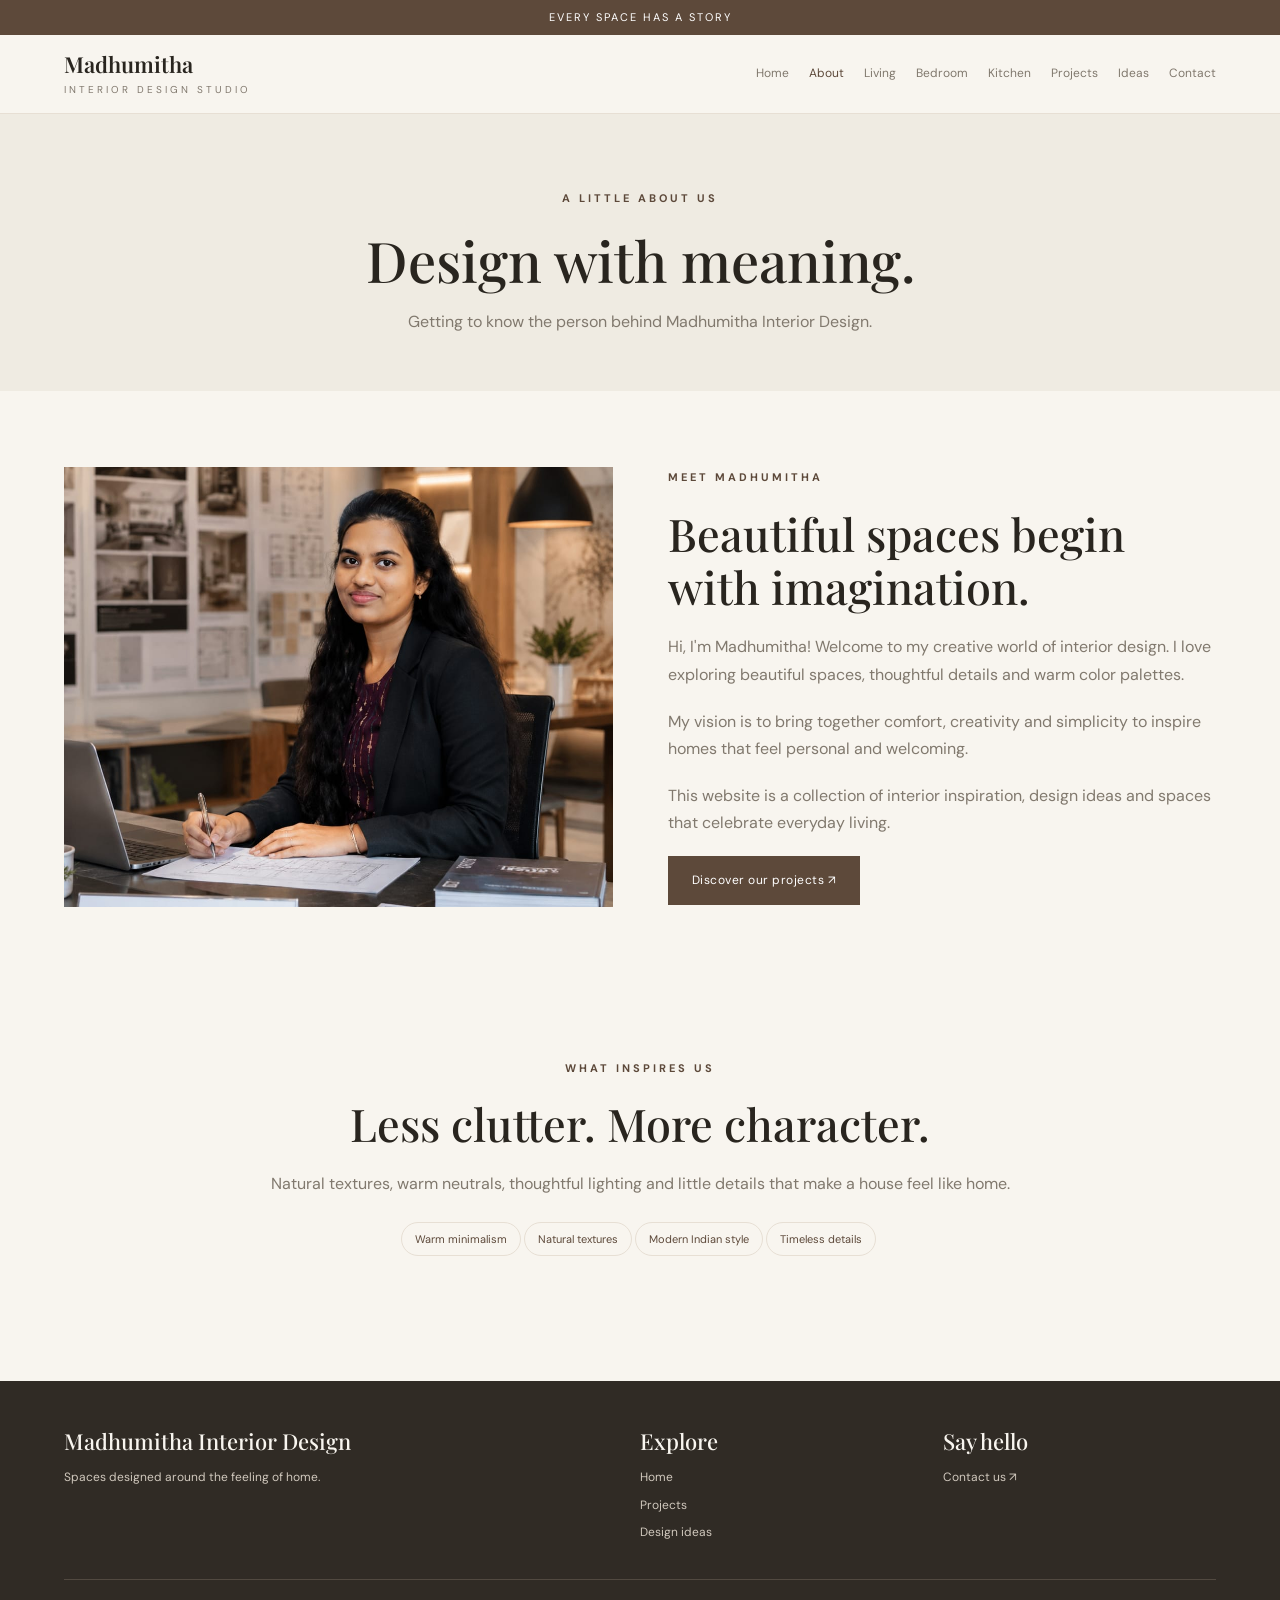
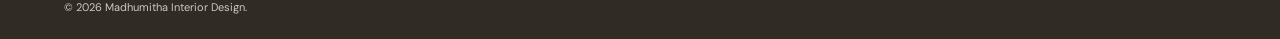
<file: about.html>
<!DOCTYPE html>
<html lang="en">
<head>
<meta charset="UTF-8">
<meta name="viewport" content="width=device-width, initial-scale=1.0">
<title>About | Madhumitha Interior Design</title>
<link rel="stylesheet" href="style.css">
<script src="script.js" defer></script>
</head>
<body>
<div class="top-note">Every space has a story</div>
<header>
<nav class="nav container">
<a class="logo" href="index.html">Madhumitha<span>Interior Design Studio</span></a>
<button class="menu-toggle" aria-label="Toggle menu" aria-expanded="false">☰ Menu</button>
<div class="nav-links">
<a href="index.html">Home</a><a class="active" href="about.html">About</a>
<a href="living-room.html">Living</a><a href="bedroom.html">Bedroom</a>
<a href="kitchen.html">Kitchen</a><a href="projects.html">Projects</a>
<a href="design-ideas.html">Ideas</a><a href="contact.html">Contact</a>
</div>
</nav>
</header>
<main>
<section class="page-banner">
<div class="eyebrow">A little about us</div>
<h1>Design with meaning.</h1>
<p>Getting to know the person behind Madhumitha Interior Design.</p>
</section>
<section class="section container split">
<div class="split-image">
<img src="interior.jpeg" alt="Madhumitha">
</div>
<div class="text-block">
<div class="eyebrow">Meet Madhumitha</div>
<h2>Beautiful spaces begin with imagination.</h2>
<p>Hi, I'm Madhumitha! Welcome to my creative world of interior design. I love exploring beautiful spaces, thoughtful details and warm color palettes.</p>
<p>My vision is to bring together comfort, creativity and simplicity to inspire homes that feel personal and welcoming.</p>
<p>This website is a collection of interior inspiration, design ideas and spaces that celebrate everyday living.</p>
<a class="btn" href="projects.html">Discover our projects ↗</a>
</div>
</section>
<section class="section container">
<div class="intro">
<div class="eyebrow">What inspires us</div>
<h2>Less clutter. More character.</h2>
<p>Natural textures, warm neutrals, thoughtful lighting and little details that make a house feel like home.</p>
<div><span class="tag">Warm minimalism</span><span class="tag">Natural textures</span><span class="tag">Modern Indian style</span><span class="tag">Timeless details</span></div>
</div>
</section>
</main>
<footer>
<div class="container">
<div class="footer-grid">
<div><h3>Madhumitha Interior Design</h3><p>Spaces designed around the feeling of home.</p></div>
<div><h3>Explore</h3><a href="index.html">Home</a><a href="projects.html">Projects</a><a href="design-ideas.html">Design ideas</a></div>
<div><h3>Say hello</h3><a href="contact.html">Contact us ↗</a></div>
</div>
<div class="footer-bottom">© <span id="year">2026</span> Madhumitha Interior Design.</div>
</div>
</footer>
</body>
</html>
</file>
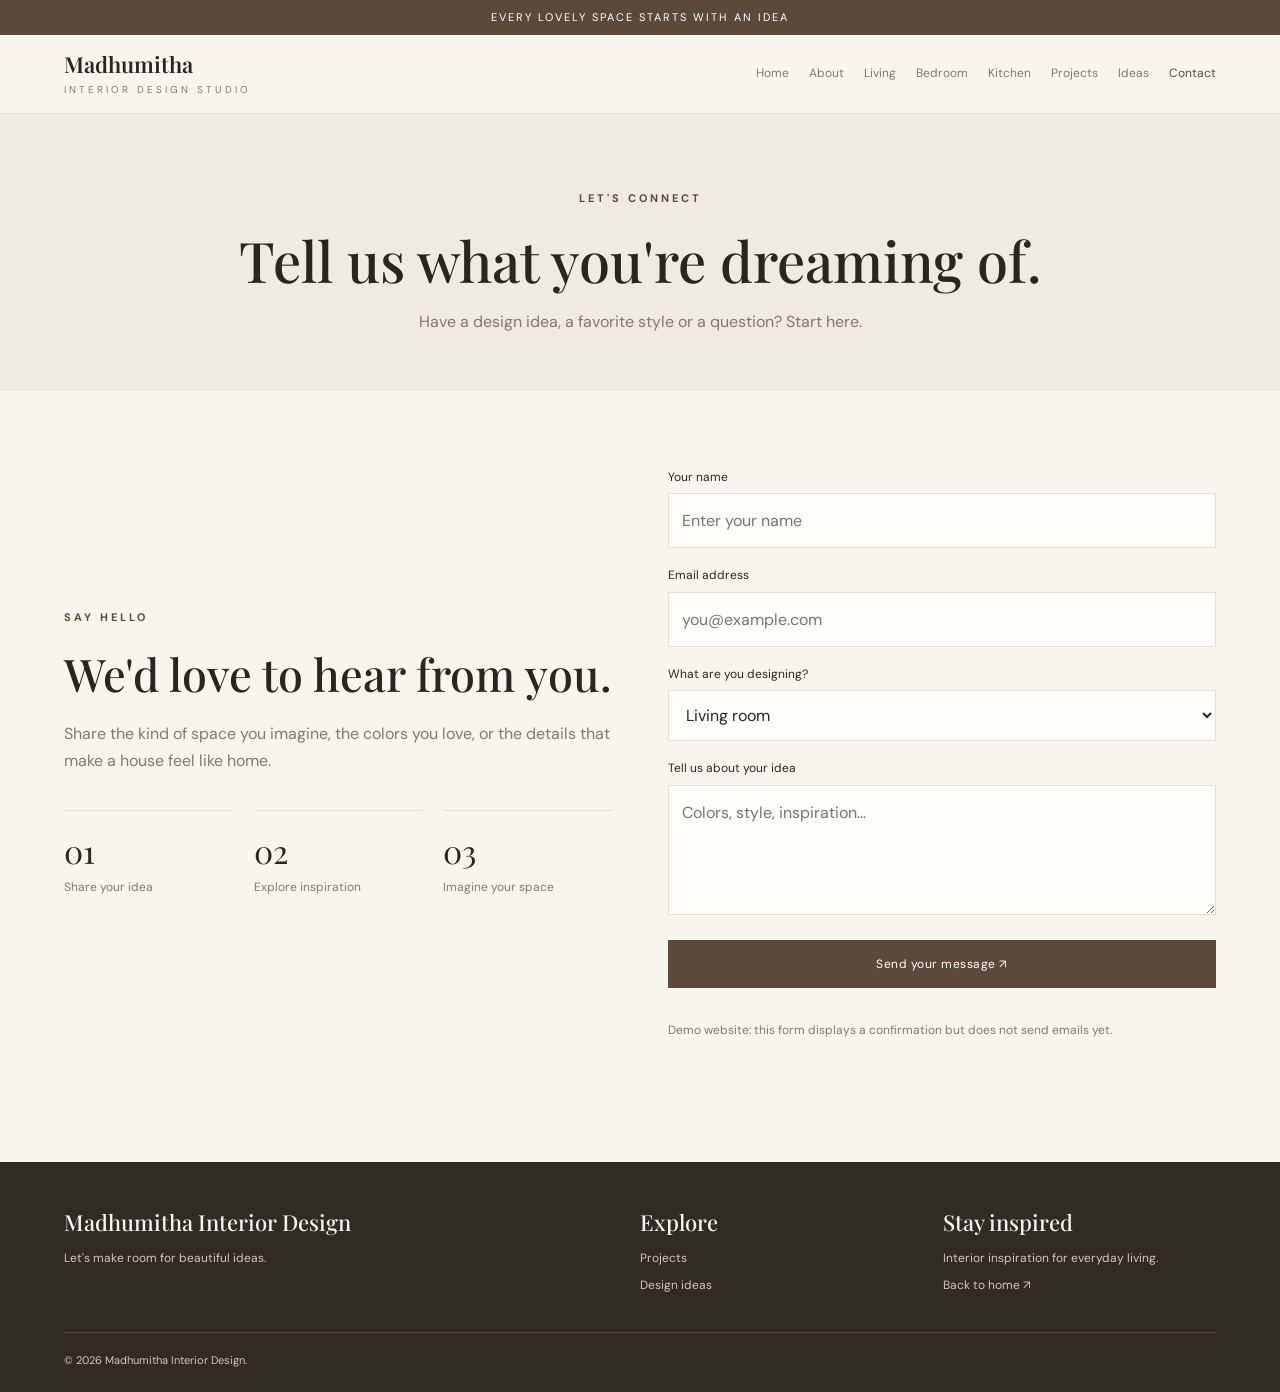
<file: contact.html>
<!DOCTYPE html>
<html lang="en">
<head>
<meta charset="UTF-8">
<meta name="viewport" content="width=device-width, initial-scale=1.0">
<title>Contact | Madhumitha Interior Design</title>
<link rel="stylesheet" href="style.css">
<script src="script.js" defer></script>
</head>
<body>
<div class="top-note">Every lovely space starts with an idea</div>
<header><nav class="nav container">
<a class="logo" href="index.html">Madhumitha<span>Interior Design Studio</span></a>
<button class="menu-toggle" aria-label="Toggle menu" aria-expanded="false">☰ Menu</button>
<div class="nav-links"><a href="index.html">Home</a><a href="about.html">About</a><a href="living-room.html">Living</a><a href="bedroom.html">Bedroom</a><a href="kitchen.html">Kitchen</a><a href="projects.html">Projects</a><a href="design-ideas.html">Ideas</a><a class="active" href="contact.html">Contact</a></div>
</nav></header>
<main>
<section class="page-banner"><div class="eyebrow">Let's connect</div><h1>Tell us what you're dreaming of.</h1><p>Have a design idea, a favorite style or a question? Start here.</p></section>
<section class="section container split">
<div class="text-block">
<div class="eyebrow">Say hello</div>
<h2>We'd love to hear from you.</h2>
<p>Share the kind of space you imagine, the colors you love, or the details that make a house feel like home.</p>
<div class="stats">
<div class="stat"><strong>01</strong><span>Share your idea</span></div>
<div class="stat"><strong>02</strong><span>Explore inspiration</span></div>
<div class="stat"><strong>03</strong><span>Imagine your space</span></div>
</div>
</div>
<div>
<form id="contact-form">
<div><label for="name">Your name</label><input id="name" name="name" required placeholder="Enter your name"></div>
<div><label for="email">Email address</label><input id="email" name="email" type="email" required placeholder="you@example.com"></div>
<div><label for="room">What are you designing?</label>
<select id="room" name="room"><option>Living room</option><option>Bedroom</option><option>Kitchen</option><option>Whole home</option><option>Just exploring ideas</option></select></div>
<div><label for="message">Tell us about your idea</label><textarea id="message" name="message" required placeholder="Colors, style, inspiration..."></textarea></div>
<button class="btn" type="submit">Send your message ↗</button>
<p id="form-message" aria-live="polite"></p>
</form>
<p style="font-size:12px;color:#81796e;margin-top:15px">Demo website: this form displays a confirmation but does not send emails yet.</p>
</div>
</section>
</main>
<footer><div class="container"><div class="footer-grid"><div><h3>Madhumitha Interior Design</h3><p>Let's make room for beautiful ideas.</p></div><div><h3>Explore</h3><a href="projects.html">Projects</a><a href="design-ideas.html">Design ideas</a></div><div><h3>Stay inspired</h3><p>Interior inspiration for everyday living.</p><a href="index.html">Back to home ↗</a></div></div><div class="footer-bottom">© <span id="year">2026</span> Madhumitha Interior Design.</div></div></footer>
</body>
</html>
</file>
<file: style.css>
@import url('https://fonts.googleapis.com/css2?family=DM+Sans:wght@400;500;600;700&family=Playfair+Display:wght@400;500;600;700&display=swap');

:root {
  --cream: #f8f5ef;
  --paper: #fffdf9;
  --brown: #5d493a;
  --dark: #29251f;
  --sage: #a6ad94;
  --muted: #81796e;
  --line: #e7dfd4;
}

* {
  margin: 0;
  padding: 0;
  box-sizing: border-box;
}

html { scroll-behavior: smooth; }

body {
  background: var(--cream);
  color: var(--dark);
  font-family: 'DM Sans', sans-serif;
  line-height: 1.7;
}

img {
  width: 100%;
  display: block;
  object-fit: cover;
}

a { color: inherit; text-decoration: none; }

button, input, textarea, select {
  font: inherit;
}

button, .btn { cursor: pointer; }

.container {
  width: min(1160px, 90%);
  margin: auto;
}

.top-note {
  text-align: center;
  padding: 8px;
  background: var(--brown);
  color: white;
  font-size: 11px;
  letter-spacing: 2px;
  text-transform: uppercase;
}

header {
  background: rgba(248,245,239,.96);
  border-bottom: 1px solid var(--line);
  position: sticky;
  top: 0;
  z-index: 10;
}

.nav {
  min-height: 78px;
  display: flex;
  align-items: center;
  justify-content: space-between;
  gap: 22px;
}

.logo {
  font-family: 'Playfair Display', serif;
  font-size: 22px;
  line-height: 1.2;
  font-weight: 600;
}

.logo span {
  display: block;
  font: 10px 'DM Sans', sans-serif;
  letter-spacing: 3px;
  text-transform: uppercase;
  color: var(--muted);
  margin-top: 5px;
}

.nav-links {
  display: flex;
  align-items: center;
  gap: 20px;
  flex-wrap: wrap;
}

.nav-links a {
  font-size: 12px;
  color: var(--muted);
  transition: color .25s;
}

.nav-links a:hover,
.nav-links a.active { color: var(--brown); }

.menu-toggle {
  display: none;
  border: 1px solid var(--line);
  background: var(--paper);
  padding: 8px 12px;
  color: var(--dark);
}

.hero {
  min-height: 570px;
  display: grid;
  grid-template-columns: 1fr 1fr;
  align-items: center;
  gap: 48px;
  padding: 64px 0;
}

.eyebrow {
  text-transform: uppercase;
  color: var(--brown);
  font-size: 11px;
  letter-spacing: 3px;
  font-weight: 700;
  margin-bottom: 20px;
}

h1, h2, h3 {
  font-family: 'Playfair Display', serif;
  font-weight: 500;
  line-height: 1.18;
}

h1 { font-size: clamp(40px, 5.3vw, 68px); }
h2 { font-size: clamp(30px, 4vw, 45px); }
h3 { font-size: 25px; }

.hero p, .intro p, .text-block p {
  color: var(--muted);
  margin: 20px 0;
}

.hero-image {
  height: 460px;
  border-radius: 48% 48% 5px 5px;
  overflow: hidden;
}

.hero-image img { height: 100%; }

.btn {
  display: inline-block;
  padding: 13px 23px;
  background: var(--brown);
  color: white;
  border: 1px solid var(--brown);
  font-size: 12px;
  letter-spacing: .5px;
  transition: .25s;
}

.btn:hover {
  background: transparent;
  color: var(--brown);
  transform: translateY(-2px);
}

.btn-outline {
  background: transparent;
  color: var(--brown);
  margin-left: 8px;
}

.btn-outline:hover {
  background: var(--brown);
  color: white;
}

.section { padding: 76px 0; }

.section-heading {
  display: flex;
  align-items: end;
  justify-content: space-between;
  gap: 20px;
  margin-bottom: 32px;
}

.section-heading p {
  color: var(--muted);
  max-width: 410px;
  font-size: 14px;
}

.grid-3 {
  display: grid;
  grid-template-columns: repeat(3, 1fr);
  gap: 25px;
}

.grid-2 {
  display: grid;
  grid-template-columns: repeat(2, 1fr);
  gap: 28px;
}

.card { min-width: 0; }

.card-image {
  height: 290px;
  overflow: hidden;
  background: #e6ded1;
}

.card-image img {
  height: 100%;
  transition: transform .6s;
}

.card:hover .card-image img { transform: scale(1.05); }

.card h3 { font-size: 23px; margin-top: 17px; }

.card p {
  color: var(--muted);
  font-size: 13px;
  margin-top: 8px;
}

.card-link {
  display: inline-block;
  margin-top: 12px;
  font-size: 12px;
  border-bottom: 1px solid var(--brown);
  padding-bottom: 4px;
}

.intro {
  max-width: 760px;
  margin: auto;
  text-align: center;
}

.split {
  display: grid;
  grid-template-columns: 1fr 1fr;
  gap: 55px;
  align-items: center;
}

.split-image { height: 440px; }

.split-image img { height: 100%; }

.tag {
  display: inline-block;
  border: 1px solid var(--line);
  border-radius: 30px;
  padding: 7px 13px;
  font-size: 11px;
  color: var(--brown);
  margin: 4px 3px 4px 0;
}

.quote {
  background: #e9e7dc;
  padding: 65px 25px;
  text-align: center;
}

.quote blockquote {
  font: clamp(24px, 3.5vw, 38px) 'Playfair Display', serif;
  max-width: 780px;
  margin: 0 auto 15px;
}

.page-banner {
  padding: 75px 0 55px;
  text-align: center;
  background: #efebe2;
}

.page-banner h1 { font-size: clamp(38px, 5vw, 56px); }

.page-banner p {
  max-width: 620px;
  margin: 15px auto 0;
  color: var(--muted);
}

.stats {
  display: grid;
  grid-template-columns: repeat(3, 1fr);
  gap: 20px;
  margin-top: 35px;
}

.stat {
  border-top: 1px solid var(--line);
  padding-top: 18px;
}

.stat strong {
  display: block;
  font: 32px 'Playfair Display', serif;
}

.stat span { color: var(--muted); font-size: 12px; }

form { display: grid; gap: 17px; }

label {
  display: block;
  font-size: 12px;
  margin-bottom: 6px;
}

input, textarea, select {
  width: 100%;
  padding: 13px;
  border: 1px solid var(--line);
  background: var(--paper);
  color: var(--dark);
  outline: none;
}

input:focus, textarea:focus, select:focus {
  border-color: var(--brown);
}

textarea { min-height: 130px; resize: vertical; }

footer {
  background: #302b25;
  color: #f8f5ef;
  padding: 48px 0 22px;
  margin-top: 45px;
}

.footer-grid {
  display: grid;
  grid-template-columns: 2fr 1fr 1fr;
  gap: 30px;
}

footer p, footer a {
  color: #d0c8bd;
  font-size: 12px;
}

footer h3 { font-size: 22px; margin-bottom: 12px; }
footer a { display: block; margin: 7px 0; }
footer a:hover { color: white; }

.footer-bottom {
  border-top: 1px solid #514940;
  margin-top: 30px;
  padding-top: 18px;
  font-size: 11px;
  color: #d0c8bd;
}

.fade-up { animation: fadeUp .8s ease both; }

@keyframes fadeUp {
  from { opacity: 0; transform: translateY(16px); }
  to { opacity: 1; transform: translateY(0); }
}

@media (max-width: 900px) {
  .nav { flex-wrap: wrap; padding: 16px 0; }
  .menu-toggle { display: block; }
  .nav-links {
    display: none;
    width: 100%;
    flex-direction: column;
    align-items: flex-start;
    padding: 15px 0;
  }
  .nav-links.open { display: flex; }
  .hero { grid-template-columns: 1fr; gap: 28px; padding: 42px 0; }
  .hero-image { height: 390px; }
  .grid-3 { grid-template-columns: repeat(2, 1fr); }
  .split { gap: 28px; }
}

@media (max-width: 600px) {
  .grid-3, .grid-2, .split, .footer-grid {
    grid-template-columns: 1fr;
  }
  .hero-image { height: 320px; }
  .card-image { height: 270px; }
  .section { padding: 52px 0; }
  .section-heading { align-items: flex-start; flex-direction: column; }
  .split-image { height: 320px; }
  .stats { grid-template-columns: 1fr; }
  .btn-outline { margin: 12px 0 0; }
}
</file>
